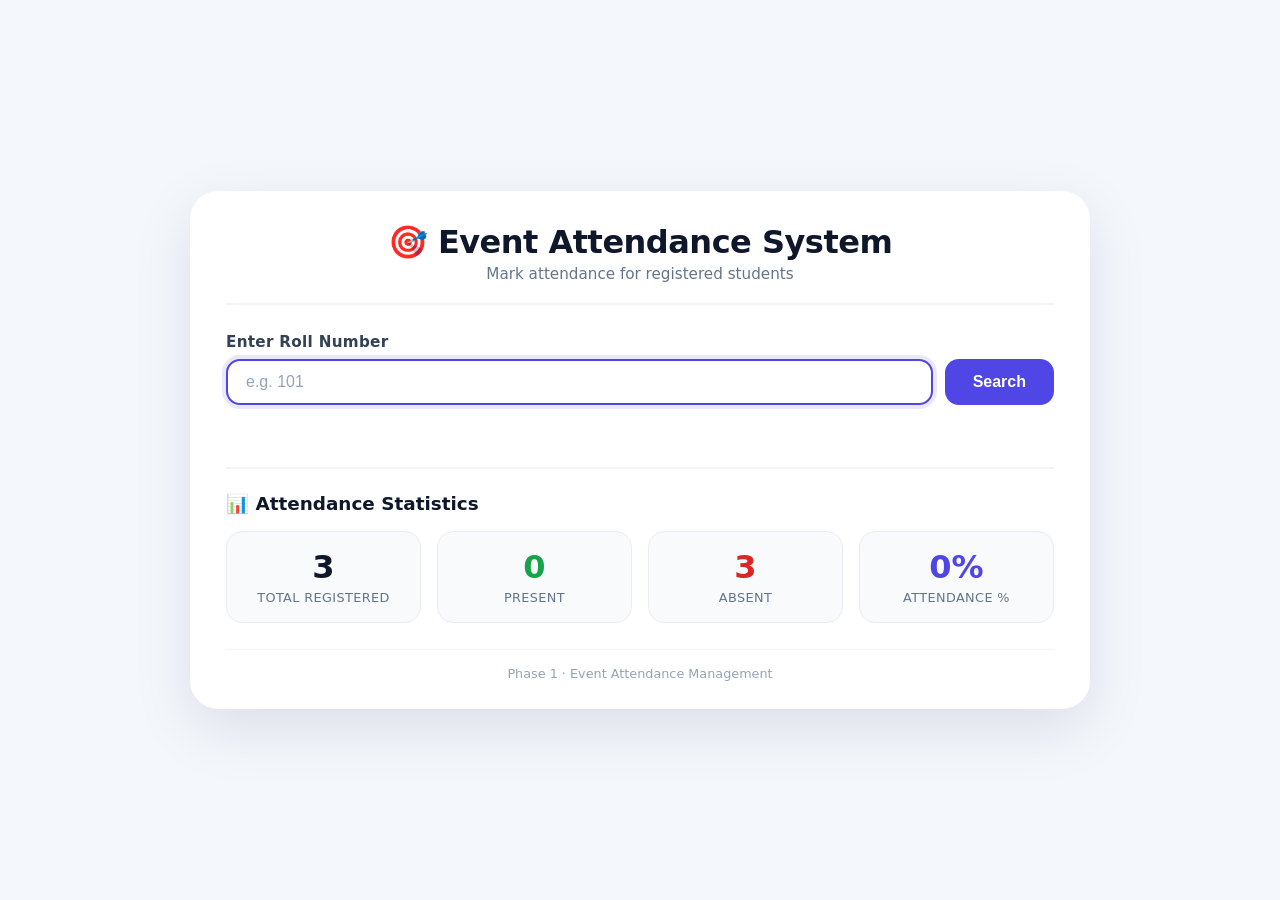
<file: prototype 1/index.html>
<!--
Event Attendance Management System
Developed by Piyush Parshuram Sarnekar
GitHub: https://github.com/piyushdigital
-->


<!DOCTYPE html>
<html lang="en">
<head>
    <meta charset="UTF-8" />
    <meta name="viewport" content="width=device-width, initial-scale=1.0" />
    <title>Event Attendance System</title>
    <link rel="stylesheet" href="style.css" />
</head>
<body>

    <div class="app-wrapper">
        <!-- HEADER -->
        <header class="app-header">
            <h1>🎯 Event Attendance System</h1>
            <p class="subtitle">Mark attendance for registered students</p>
        </header>

        <!-- MAIN CONTENT -->
        <main class="app-main">

            <!-- SEARCH SECTION -->
            <section class="search-section">
                <div class="search-box">
                    <label for="rollInput">Enter Roll Number</label>
                    <div class="search-row">
                        <input
                        type="text"
                        id="rollInput"
                        placeholder="e.g. 101"
                        autocomplete="off"
                        />
                        <button id="searchBtn">Search</button>
                    </div>
                </div>
                <div id="searchFeedback" class="search-feedback"></div>
            </section>

            <!-- STUDENT CARD -->
            <section id="studentCard" class="student-card hidden">
                <div class="card-header">
                    <h2>Student Information</h2>
                    <span id="statusBadge" class="badge">Absent</span>
                </div>
                <div class="card-body">
                    <div class="info-grid">
                        <div class="info-item">
                            <span class="label">Name</span>
                            <span id="studentName" class="value">—</span>
                        </div>
                        <div class="info-item">
                            <span class="label">Roll Number</span>
                            <span id="studentRoll" class="value">—</span>
                        </div>
                        <div class="info-item">
                            <span class="label">Department</span>
                            <span id="studentDept" class="value">—</span>
                        </div>
                        <div class="info-item">
                            <span class="label">Year</span>
                            <span id="studentYear" class="value">—</span>
                        </div>
                        <div class="info-item full-width">
                            <span class="label">Attendance Time</span>
                            <span id="studentTime" class="value">Not marked</span>
                        </div>
                    </div>
                </div>
                <div class="card-actions">
                    <button id="markPresentBtn" class="btn-primary">✅ Mark Present</button>
                </div>
                <div id="attendanceMessage" class="attendance-message"></div>
            </section>

            <!-- STATISTICS DASHBOARD -->
            <section class="stats-section">
                <h2>📊 Attendance Statistics</h2>
                <div class="stats-grid">
                    <div class="stat-card">
                        <span class="stat-number" id="totalCount">0</span>
                        <span class="stat-label">Total Registered</span>
                    </div>
                    <div class="stat-card present">
                        <span class="stat-number" id="presentCount">0</span>
                        <span class="stat-label">Present</span>
                    </div>
                    <div class="stat-card absent">
                        <span class="stat-number" id="absentCount">0</span>
                        <span class="stat-label">Absent</span>
                    </div>
                    <div class="stat-card percentage">
                        <span class="stat-number" id="percentCount">0%</span>
                        <span class="stat-label">Attendance %</span>
                    </div>
                </div>
            </section>

        </main>

        <!-- FOOTER -->
        <footer class="app-footer">
            <p>Phase 1 · Event Attendance Management</p>
        </footer>
    </div>

    <script src="script.js"></script>
</body>
</html>


<!--
Event Attendance Management System
Developed by Piyush Parshuram Sarnekar
GitHub: https://github.com/piyushdigital
-->
</file>
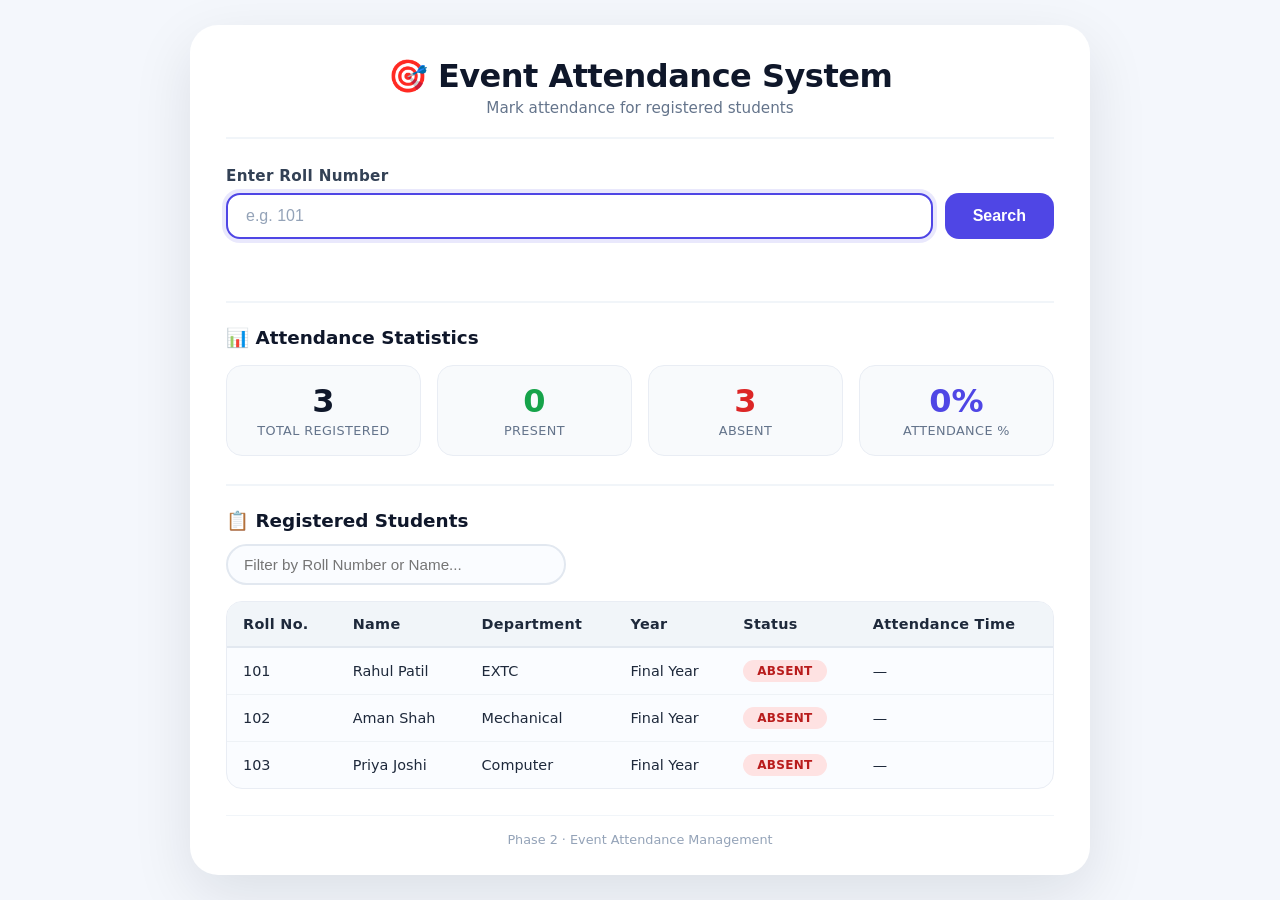
<file: prototype 2/index.html>
<!--
Event Attendance Management System
Developed by Piyush Parshuram Sarnekar
GitHub: https://github.com/piyushdigital
-->

<!-- ========== index.html ========== -->
<!DOCTYPE html>
<html lang="en">
<head>
    <meta charset="UTF-8" />
    <meta name="viewport" content="width=device-width, initial-scale=1.0" />
    <title>Event Attendance System</title>
    <link rel="stylesheet" href="style.css" />
</head>
<body>

    <div class="app-wrapper">
        <!-- HEADER -->
        <header class="app-header">
            <h1>🎯 Event Attendance System</h1>
            <p class="subtitle">Mark attendance for registered students</p>
        </header>

        <!-- MAIN CONTENT -->
        <main class="app-main">

            <!-- SEARCH SECTION -->
            <section class="search-section">
                <div class="search-box">
                    <label for="rollInput">Enter Roll Number</label>
                    <div class="search-row">
                        <input
                        type="text"
                        id="rollInput"
                        placeholder="e.g. 101"
                        autocomplete="off"
                        />
                        <button id="searchBtn">Search</button>
                    </div>
                </div>
                <div id="searchFeedback" class="search-feedback"></div>
            </section>

            <!-- STUDENT CARD -->
            <section id="studentCard" class="student-card hidden">
                <div class="card-header">
                    <h2>Student Information</h2>
                    <span id="statusBadge" class="badge">Absent</span>
                </div>
                <div class="card-body">
                    <div class="info-grid">
                        <div class="info-item">
                            <span class="label">Name</span>
                            <span id="studentName" class="value">—</span>
                        </div>
                        <div class="info-item">
                            <span class="label">Roll Number</span>
                            <span id="studentRoll" class="value">—</span>
                        </div>
                        <div class="info-item">
                            <span class="label">Department</span>
                            <span id="studentDept" class="value">—</span>
                        </div>
                        <div class="info-item">
                            <span class="label">Year</span>
                            <span id="studentYear" class="value">—</span>
                        </div>
                        <div class="info-item full-width">
                            <span class="label">Attendance Time</span>
                            <span id="studentTime" class="value">Not marked</span>
                        </div>
                    </div>
                </div>
                <div class="card-actions">
                    <button id="markPresentBtn" class="btn-primary">✅ Mark Present</button>
                </div>
                <div id="attendanceMessage" class="attendance-message"></div>
            </section>

            <!-- STATISTICS DASHBOARD -->
            <section class="stats-section">
                <h2>📊 Attendance Statistics</h2>
                <div class="stats-grid">
                    <div class="stat-card">
                        <span class="stat-number" id="totalCount">0</span>
                        <span class="stat-label">Total Registered</span>
                    </div>
                    <div class="stat-card present">
                        <span class="stat-number" id="presentCount">0</span>
                        <span class="stat-label">Present</span>
                    </div>
                    <div class="stat-card absent">
                        <span class="stat-number" id="absentCount">0</span>
                        <span class="stat-label">Absent</span>
                    </div>
                    <div class="stat-card percentage">
                        <span class="stat-number" id="percentCount">0%</span>
                        <span class="stat-label">Attendance %</span>
                    </div>
                </div>
            </section>

            <!-- ===== NEW: REGISTERED STUDENTS TABLE ===== -->
            <section class="table-section">
                <h2>📋 Registered Students</h2>
                <div class="table-filter">
                    <input
                        type="text"
                        id="tableFilter"
                        placeholder="Filter by Roll Number or Name..."
                        aria-label="Filter students"
                    />
                </div>
                <div id="studentTableContainer">
                    <!-- Table will be rendered by JavaScript -->
                </div>
            </section>
            <!-- ======================================== -->

        </main>

        <!-- FOOTER -->
        <footer class="app-footer">
            <p>Phase 2 · Event Attendance Management</p>
        </footer>
    </div>

    <script src="script.js"></script>
</body>
</html>

<!--
Event Attendance Management System
Developed by Piyush Parshuram Sarnekar
GitHub: https://github.com/piyushdigital
-->
</file>
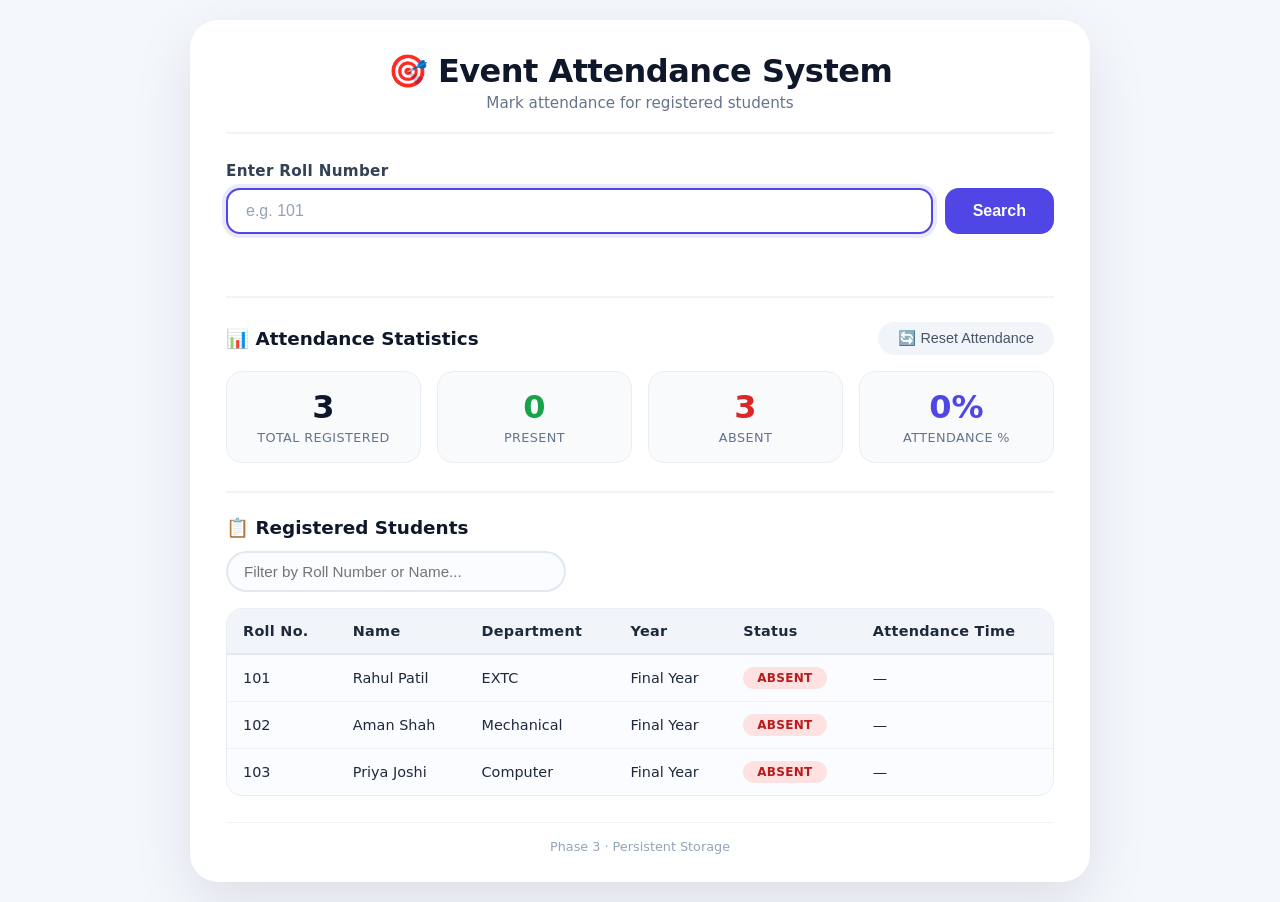
<file: prototype 3/index.html>
<!--
Event Attendance Management System
Developed by Piyush Parshuram Sarnekar
GitHub: https://github.com/piyushdigital
-->

<!-- ========== index.html ========== -->
<!DOCTYPE html>
<html lang="en">
<head>
    <meta charset="UTF-8" />
    <meta name="viewport" content="width=device-width, initial-scale=1.0" />
    <title>Event Attendance System</title>
    <link rel="stylesheet" href="style.css" />
</head>
<body>

    <div class="app-wrapper">
        <!-- HEADER -->
        <header class="app-header">
            <h1>🎯 Event Attendance System</h1>
            <p class="subtitle">Mark attendance for registered students</p>
        </header>

        <!-- MAIN CONTENT -->
        <main class="app-main">

            <!-- SEARCH SECTION -->
            <section class="search-section">
                <div class="search-box">
                    <label for="rollInput">Enter Roll Number</label>
                    <div class="search-row">
                        <input
                        type="text"
                        id="rollInput"
                        placeholder="e.g. 101"
                        autocomplete="off"
                        />
                        <button id="searchBtn">Search</button>
                    </div>
                </div>
                <div id="searchFeedback" class="search-feedback"></div>
            </section>

            <!-- STUDENT CARD -->
            <section id="studentCard" class="student-card hidden">
                <div class="card-header">
                    <h2>Student Information</h2>
                    <span id="statusBadge" class="badge">Absent</span>
                </div>
                <div class="card-body">
                    <div class="info-grid">
                        <div class="info-item">
                            <span class="label">Name</span>
                            <span id="studentName" class="value">—</span>
                        </div>
                        <div class="info-item">
                            <span class="label">Roll Number</span>
                            <span id="studentRoll" class="value">—</span>
                        </div>
                        <div class="info-item">
                            <span class="label">Department</span>
                            <span id="studentDept" class="value">—</span>
                        </div>
                        <div class="info-item">
                            <span class="label">Year</span>
                            <span id="studentYear" class="value">—</span>
                        </div>
                        <div class="info-item full-width">
                            <span class="label">Attendance Time</span>
                            <span id="studentTime" class="value">Not marked</span>
                        </div>
                    </div>
                </div>
                <div class="card-actions">
                    <button id="markPresentBtn" class="btn-primary">✅ Mark Present</button>
                </div>
                <div id="attendanceMessage" class="attendance-message"></div>
            </section>

            <!-- STATISTICS + RESET BUTTON -->
            <section class="stats-section">
                <div class="stats-header">
                    <h2>📊 Attendance Statistics</h2>
                    <button id="resetBtn" class="btn-reset">🔄 Reset Attendance</button>
                </div>
                <div class="stats-grid">
                    <div class="stat-card">
                        <span class="stat-number" id="totalCount">0</span>
                        <span class="stat-label">Total Registered</span>
                    </div>
                    <div class="stat-card present">
                        <span class="stat-number" id="presentCount">0</span>
                        <span class="stat-label">Present</span>
                    </div>
                    <div class="stat-card absent">
                        <span class="stat-number" id="absentCount">0</span>
                        <span class="stat-label">Absent</span>
                    </div>
                    <div class="stat-card percentage">
                        <span class="stat-number" id="percentCount">0%</span>
                        <span class="stat-label">Attendance %</span>
                    </div>
                </div>
            </section>

            <!-- REGISTERED STUDENTS TABLE -->
            <section class="table-section">
                <h2>📋 Registered Students</h2>
                <div class="table-filter">
                    <input
                        type="text"
                        id="tableFilter"
                        placeholder="Filter by Roll Number or Name..."
                        aria-label="Filter students"
                    />
                </div>
                <div id="studentTableContainer">
                    <!-- Table will be rendered by JavaScript -->
                </div>
            </section>

        </main>

        <!-- FOOTER -->
        <footer class="app-footer">
            <p>Phase 3 · Persistent Storage</p>
        </footer>
    </div>

    <script src="script.js"></script>
</body>
</html>

<!--
Event Attendance Management System
Developed by Piyush Parshuram Sarnekar
GitHub: https://github.com/piyushdigital
-->
</file>
<file: prototype 1/style.css>
/*
 * Event Attendance Management System
 * Developed by Piyush Parshuram Sarnekar
 * GitHub: https://github.com/piyushdigital
 */

/* style.css – Event Attendance System */
/* ============================================================ */

/* ----- Reset & Base ----- */
* {
    margin: 0;
    padding: 0;
    box-sizing: border-box;
}

body {
    font-family: 'Segoe UI', Roboto, system-ui, -apple-system, sans-serif;
    background: #f4f7fc;
    min-height: 100vh;
    display: flex;
    align-items: center;
    justify-content: center;
    padding: 20px;
    color: #1e293b;
}

/* ----- App Container ----- */
.app-wrapper {
    max-width: 900px;
    width: 100%;
    background: #ffffff;
    border-radius: 28px;
    box-shadow: 0 20px 60px rgba(0, 20, 40, 0.10);
    padding: 32px 36px 28px;
    transition: box-shadow 0.2s;
}

/* ----- Header ----- */
.app-header {
    text-align: center;
    margin-bottom: 28px;
    border-bottom: 2px solid #f1f5f9;
    padding-bottom: 20px;
}

.app-header h1 {
    font-size: 2rem;
    font-weight: 700;
    letter-spacing: -0.5px;
    color: #0f172a;
    display: flex;
    align-items: center;
    justify-content: center;
    gap: 8px;
}

.app-header .subtitle {
    font-size: 0.95rem;
    color: #64748b;
    margin-top: 4px;
    font-weight: 400;
}

/* ----- Search Section ----- */
.search-section {
    margin-bottom: 28px;
}

.search-box {
    display: flex;
    flex-direction: column;
    gap: 8px;
}

.search-box label {
    font-weight: 600;
    font-size: 0.95rem;
    color: #334155;
    letter-spacing: 0.3px;
}

.search-row {
    display: flex;
    gap: 12px;
    flex-wrap: wrap;
}

#rollInput {
    flex: 1;
    min-width: 180px;
    padding: 12px 18px;
    border: 2px solid #e2e8f0;
    border-radius: 14px;
    font-size: 1rem;
    background: #fafcff;
    transition: border-color 0.25s, box-shadow 0.2s;
    outline: none;
    color: #0f172a;
}

#rollInput:focus {
    border-color: #4f46e5;
    box-shadow: 0 0 0 4px rgba(79, 70, 229, 0.12);
    background: #ffffff;
}

#rollInput::placeholder {
    color: #94a3b8;
    font-weight: 400;
}

#searchBtn {
    padding: 12px 28px;
    background: #4f46e5;
    color: #fff;
    border: none;
    border-radius: 14px;
    font-size: 1rem;
    font-weight: 600;
    cursor: pointer;
    transition: background 0.2s, transform 0.1s;
    display: flex;
    align-items: center;
    gap: 6px;
    white-space: nowrap;
}

#searchBtn:hover {
    background: #4338ca;
}

#searchBtn:active {
    transform: scale(0.97);
}

.search-feedback {
    margin-top: 10px;
    font-size: 0.95rem;
    font-weight: 500;
    min-height: 1.6em;
    color: #475569;
}

.search-feedback.error {
    color: #dc2626;
}

.search-feedback.success {
    color: #16a34a;
}

/* ----- Student Card ----- */
.student-card {
    background: #f8fafc;
    border-radius: 20px;
    padding: 24px 28px 20px;
    margin-bottom: 32px;
    border: 1px solid #e9edf4;
    box-shadow: 0 4px 12px rgba(0, 0, 0, 0.02);
    transition: opacity 0.25s ease, transform 0.25s ease;
}

.student-card.hidden {
    display: none;
}

.card-header {
    display: flex;
    align-items: center;
    justify-content: space-between;
    flex-wrap: wrap;
    gap: 12px;
    margin-bottom: 16px;
}

.card-header h2 {
    font-size: 1.25rem;
    font-weight: 600;
    color: #0f172a;
    margin: 0;
}

.badge {
    padding: 6px 18px;
    border-radius: 40px;
    font-size: 0.8rem;
    font-weight: 600;
    letter-spacing: 0.4px;
    text-transform: uppercase;
    background: #e2e8f0;
    color: #475569;
}

.badge.present {
    background: #dcfce7;
    color: #15803d;
}

.badge.absent {
    background: #fee2e2;
    color: #b91c1c;
}

.card-body {
    margin-bottom: 18px;
}

.info-grid {
    display: grid;
    grid-template-columns: 1fr 1fr;
    gap: 12px 28px;
}

.info-item {
    display: flex;
    flex-direction: column;
    gap: 2px;
}

.info-item.full-width {
    grid-column: 1 / -1;
}

.info-item .label {
    font-size: 0.75rem;
    font-weight: 600;
    text-transform: uppercase;
    letter-spacing: 0.4px;
    color: #64748b;
}

.info-item .value {
    font-size: 1.05rem;
    font-weight: 500;
    color: #0f172a;
    padding: 4px 0;
}

.card-actions {
    display: flex;
    flex-wrap: wrap;
    align-items: center;
    gap: 16px;
    margin-top: 4px;
}

.btn-primary {
    padding: 12px 32px;
    background: #22c55e;
    color: #fff;
    border: none;
    border-radius: 40px;
    font-size: 1rem;
    font-weight: 600;
    cursor: pointer;
    transition: background 0.2s, transform 0.1s, box-shadow 0.2s;
    display: inline-flex;
    align-items: center;
    gap: 8px;
}

.btn-primary:hover {
    background: #16a34a;
    box-shadow: 0 6px 18px rgba(34, 197, 94, 0.30);
}

.btn-primary:active {
    transform: scale(0.97);
}

.btn-primary:disabled {
    background: #94a3b8;
    cursor: not-allowed;
    box-shadow: none;
    opacity: 0.7;
}

.attendance-message {
    margin-top: 14px;
    font-weight: 500;
    font-size: 0.95rem;
    min-height: 1.8em;
    color: #0f172a;
    padding: 8px 14px;
    border-radius: 10px;
    background: #f1f5f9;
}

.attendance-message.success {
    background: #dcfce7;
    color: #15803d;
}

.attendance-message.info {
    background: #dbeafe;
    color: #1d4ed8;
}

.attendance-message.warning {
    background: #fef9c3;
    color: #a16207;
}

/* ----- Statistics ----- */
.stats-section {
    margin-top: 8px;
    border-top: 2px solid #f1f5f9;
    padding-top: 24px;
}

.stats-section h2 {
    font-size: 1.15rem;
    font-weight: 600;
    color: #0f172a;
    margin-bottom: 16px;
}

.stats-grid {
    display: grid;
    grid-template-columns: repeat(4, 1fr);
    gap: 16px;
}

.stat-card {
    background: #f8fafc;
    border-radius: 16px;
    padding: 16px 12px;
    text-align: center;
    border: 1px solid #e9edf4;
    transition: background 0.2s, transform 0.15s;
}

.stat-card:hover {
    background: #f1f5f9;
    transform: translateY(-2px);
}

.stat-number {
    display: block;
    font-size: 2rem;
    font-weight: 700;
    color: #0f172a;
    line-height: 1.2;
}

.stat-label {
    font-size: 0.8rem;
    font-weight: 500;
    color: #64748b;
    text-transform: uppercase;
    letter-spacing: 0.4px;
}

.stat-card.present .stat-number {
    color: #16a34a;
}

.stat-card.absent .stat-number {
    color: #dc2626;
}

.stat-card.percentage .stat-number {
    color: #4f46e5;
}

/* ----- Footer ----- */
.app-footer {
    text-align: center;
    margin-top: 26px;
    padding-top: 16px;
    border-top: 1px solid #f1f5f9;
    font-size: 0.8rem;
    color: #94a3b8;
}

/* ----- Responsive ----- */
@media (max-width: 700px) {
    .app-wrapper {
        padding: 24px 18px 20px;
    }

    .app-header h1 {
        font-size: 1.6rem;
    }

    .stats-grid {
        grid-template-columns: repeat(2, 1fr);
    }

    .info-grid {
        grid-template-columns: 1fr;
        gap: 8px;
    }

    .info-item.full-width {
        grid-column: 1;
    }

    .card-header {
        flex-direction: column;
        align-items: flex-start;
    }

    .search-row {
        flex-direction: column;
    }

    #searchBtn {
        justify-content: center;
    }

    .btn-primary {
        width: 100%;
        justify-content: center;
    }
}

@media (max-width: 450px) {
    .app-wrapper {
        padding: 16px 12px;
        border-radius: 20px;
    }

    .app-header h1 {
        font-size: 1.3rem;
    }

    .stats-grid {
        grid-template-columns: 1fr 1fr;
        gap: 10px;
    }

    .stat-number {
        font-size: 1.5rem;
    }

    .student-card {
        padding: 16px;
    }

    #rollInput {
        min-width: 140px;
    }
}

/*
 * Event Attendance Management System
 * Developed by Piyush Parshuram Sarnekar
 * GitHub: https://github.com/piyushdigital
 */
</file>
<file: prototype 2/style.css>
/*
 * Event Attendance Management System
 * Developed by Piyush Parshuram Sarnekar
 * GitHub: https://github.com/piyushdigital
 */

 
/* ========== style.css ========== */
/* (All previous styles are kept; additions for the table are below) */

/* ----- Existing styles (same as before) ----- */
* {
    margin: 0;
    padding: 0;
    box-sizing: border-box;
}

body {
    font-family: 'Segoe UI', Roboto, system-ui, -apple-system, sans-serif;
    background: #f4f7fc;
    min-height: 100vh;
    display: flex;
    align-items: center;
    justify-content: center;
    padding: 20px;
    color: #1e293b;
}

.app-wrapper {
    max-width: 900px;
    width: 100%;
    background: #ffffff;
    border-radius: 28px;
    box-shadow: 0 20px 60px rgba(0, 20, 40, 0.10);
    padding: 32px 36px 28px;
    transition: box-shadow 0.2s;
}

.app-header {
    text-align: center;
    margin-bottom: 28px;
    border-bottom: 2px solid #f1f5f9;
    padding-bottom: 20px;
}

.app-header h1 {
    font-size: 2rem;
    font-weight: 700;
    letter-spacing: -0.5px;
    color: #0f172a;
    display: flex;
    align-items: center;
    justify-content: center;
    gap: 8px;
}

.app-header .subtitle {
    font-size: 0.95rem;
    color: #64748b;
    margin-top: 4px;
    font-weight: 400;
}

.search-section {
    margin-bottom: 28px;
}

.search-box {
    display: flex;
    flex-direction: column;
    gap: 8px;
}

.search-box label {
    font-weight: 600;
    font-size: 0.95rem;
    color: #334155;
    letter-spacing: 0.3px;
}

.search-row {
    display: flex;
    gap: 12px;
    flex-wrap: wrap;
}

#rollInput {
    flex: 1;
    min-width: 180px;
    padding: 12px 18px;
    border: 2px solid #e2e8f0;
    border-radius: 14px;
    font-size: 1rem;
    background: #fafcff;
    transition: border-color 0.25s, box-shadow 0.2s;
    outline: none;
    color: #0f172a;
}

#rollInput:focus {
    border-color: #4f46e5;
    box-shadow: 0 0 0 4px rgba(79, 70, 229, 0.12);
    background: #ffffff;
}

#rollInput::placeholder {
    color: #94a3b8;
    font-weight: 400;
}

#searchBtn {
    padding: 12px 28px;
    background: #4f46e5;
    color: #fff;
    border: none;
    border-radius: 14px;
    font-size: 1rem;
    font-weight: 600;
    cursor: pointer;
    transition: background 0.2s, transform 0.1s;
    display: flex;
    align-items: center;
    gap: 6px;
    white-space: nowrap;
}

#searchBtn:hover {
    background: #4338ca;
}

#searchBtn:active {
    transform: scale(0.97);
}

.search-feedback {
    margin-top: 10px;
    font-size: 0.95rem;
    font-weight: 500;
    min-height: 1.6em;
    color: #475569;
}

.search-feedback.error {
    color: #dc2626;
}

.search-feedback.success {
    color: #16a34a;
}

.student-card {
    background: #f8fafc;
    border-radius: 20px;
    padding: 24px 28px 20px;
    margin-bottom: 32px;
    border: 1px solid #e9edf4;
    box-shadow: 0 4px 12px rgba(0, 0, 0, 0.02);
    transition: opacity 0.25s ease, transform 0.25s ease;
}

.student-card.hidden {
    display: none;
}

.card-header {
    display: flex;
    align-items: center;
    justify-content: space-between;
    flex-wrap: wrap;
    gap: 12px;
    margin-bottom: 16px;
}

.card-header h2 {
    font-size: 1.25rem;
    font-weight: 600;
    color: #0f172a;
    margin: 0;
}

.badge {
    padding: 6px 18px;
    border-radius: 40px;
    font-size: 0.8rem;
    font-weight: 600;
    letter-spacing: 0.4px;
    text-transform: uppercase;
    background: #e2e8f0;
    color: #475569;
}

.badge.present {
    background: #dcfce7;
    color: #15803d;
}

.badge.absent {
    background: #fee2e2;
    color: #b91c1c;
}

.card-body {
    margin-bottom: 18px;
}

.info-grid {
    display: grid;
    grid-template-columns: 1fr 1fr;
    gap: 12px 28px;
}

.info-item {
    display: flex;
    flex-direction: column;
    gap: 2px;
}

.info-item.full-width {
    grid-column: 1 / -1;
}

.info-item .label {
    font-size: 0.75rem;
    font-weight: 600;
    text-transform: uppercase;
    letter-spacing: 0.4px;
    color: #64748b;
}

.info-item .value {
    font-size: 1.05rem;
    font-weight: 500;
    color: #0f172a;
    padding: 4px 0;
}

.card-actions {
    display: flex;
    flex-wrap: wrap;
    align-items: center;
    gap: 16px;
    margin-top: 4px;
}

.btn-primary {
    padding: 12px 32px;
    background: #22c55e;
    color: #fff;
    border: none;
    border-radius: 40px;
    font-size: 1rem;
    font-weight: 600;
    cursor: pointer;
    transition: background 0.2s, transform 0.1s, box-shadow 0.2s;
    display: inline-flex;
    align-items: center;
    gap: 8px;
}

.btn-primary:hover {
    background: #16a34a;
    box-shadow: 0 6px 18px rgba(34, 197, 94, 0.30);
}

.btn-primary:active {
    transform: scale(0.97);
}

.btn-primary:disabled {
    background: #94a3b8;
    cursor: not-allowed;
    box-shadow: none;
    opacity: 0.7;
}

.attendance-message {
    margin-top: 14px;
    font-weight: 500;
    font-size: 0.95rem;
    min-height: 1.8em;
    color: #0f172a;
    padding: 8px 14px;
    border-radius: 10px;
    background: #f1f5f9;
}

.attendance-message.success {
    background: #dcfce7;
    color: #15803d;
}

.attendance-message.info {
    background: #dbeafe;
    color: #1d4ed8;
}

.attendance-message.warning {
    background: #fef9c3;
    color: #a16207;
}

.stats-section {
    margin-top: 8px;
    border-top: 2px solid #f1f5f9;
    padding-top: 24px;
}

.stats-section h2 {
    font-size: 1.15rem;
    font-weight: 600;
    color: #0f172a;
    margin-bottom: 16px;
}

.stats-grid {
    display: grid;
    grid-template-columns: repeat(4, 1fr);
    gap: 16px;
}

.stat-card {
    background: #f8fafc;
    border-radius: 16px;
    padding: 16px 12px;
    text-align: center;
    border: 1px solid #e9edf4;
    transition: background 0.2s, transform 0.15s;
}

.stat-card:hover {
    background: #f1f5f9;
    transform: translateY(-2px);
}

.stat-number {
    display: block;
    font-size: 2rem;
    font-weight: 700;
    color: #0f172a;
    line-height: 1.2;
}

.stat-label {
    font-size: 0.8rem;
    font-weight: 500;
    color: #64748b;
    text-transform: uppercase;
    letter-spacing: 0.4px;
}

.stat-card.present .stat-number {
    color: #16a34a;
}

.stat-card.absent .stat-number {
    color: #dc2626;
}

.stat-card.percentage .stat-number {
    color: #4f46e5;
}

.app-footer {
    text-align: center;
    margin-top: 26px;
    padding-top: 16px;
    border-top: 1px solid #f1f5f9;
    font-size: 0.8rem;
    color: #94a3b8;
}

/* ===== NEW STYLES FOR TABLE SECTION ===== */
.table-section {
    margin-top: 28px;
    border-top: 2px solid #f1f5f9;
    padding-top: 24px;
}

.table-section h2 {
    font-size: 1.15rem;
    font-weight: 600;
    color: #0f172a;
    margin-bottom: 12px;
}

.table-filter {
    margin-bottom: 16px;
}

#tableFilter {
    width: 100%;
    max-width: 340px;
    padding: 10px 16px;
    border: 2px solid #e2e8f0;
    border-radius: 40px;
    font-size: 0.95rem;
    background: #fafcff;
    transition: border-color 0.25s, box-shadow 0.2s;
    outline: none;
}

#tableFilter:focus {
    border-color: #4f46e5;
    box-shadow: 0 0 0 4px rgba(79, 70, 229, 0.10);
    background: #ffffff;
}

#studentTableContainer {
    overflow-x: auto;
    border-radius: 16px;
    border: 1px solid #e9edf4;
    background: #fafcff;
}

.student-table {
    width: 100%;
    border-collapse: collapse;
    font-size: 0.9rem;
    min-width: 500px;
}

.student-table thead {
    background: #f1f5f9;
    border-bottom: 2px solid #e2e8f0;
}

.student-table th {
    padding: 14px 16px;
    text-align: left;
    font-weight: 600;
    color: #1e293b;
    letter-spacing: 0.3px;
    white-space: nowrap;
}

.student-table td {
    padding: 12px 16px;
    border-bottom: 1px solid #eef2f6;
    vertical-align: middle;
}

.student-table tbody tr:last-child td {
    border-bottom: none;
}

.student-table tbody tr:hover {
    background: #f8fafc;
}

.status-badge-table {
    display: inline-block;
    padding: 4px 14px;
    border-radius: 40px;
    font-size: 0.75rem;
    font-weight: 600;
    text-transform: uppercase;
    letter-spacing: 0.3px;
}

.status-badge-table.present {
    background: #dcfce7;
    color: #15803d;
}

.status-badge-table.absent {
    background: #fee2e2;
    color: #b91c1c;
}

.no-students-msg {
    padding: 30px 20px;
    text-align: center;
    color: #64748b;
    font-size: 1rem;
}

/* ----- Responsive tweaks for table ----- */
@media (max-width: 700px) {
    .app-wrapper {
        padding: 24px 18px 20px;
    }

    .app-header h1 {
        font-size: 1.6rem;
    }

    .stats-grid {
        grid-template-columns: repeat(2, 1fr);
    }

    .info-grid {
        grid-template-columns: 1fr;
        gap: 8px;
    }

    .info-item.full-width {
        grid-column: 1;
    }

    .card-header {
        flex-direction: column;
        align-items: flex-start;
    }

    .search-row {
        flex-direction: column;
    }

    #searchBtn {
        justify-content: center;
    }

    .btn-primary {
        width: 100%;
        justify-content: center;
    }

    .student-table {
        font-size: 0.8rem;
        min-width: 400px;
    }

    .student-table th,
    .student-table td {
        padding: 10px 12px;
    }

    #tableFilter {
        max-width: 100%;
    }
}

@media (max-width: 450px) {
    .app-wrapper {
        padding: 16px 12px;
        border-radius: 20px;
    }

    .app-header h1 {
        font-size: 1.3rem;
    }

    .stats-grid {
        grid-template-columns: 1fr 1fr;
        gap: 10px;
    }

    .stat-number {
        font-size: 1.5rem;
    }

    .student-card {
        padding: 16px;
    }

    #rollInput {
        min-width: 140px;
    }

    .student-table {
        font-size: 0.7rem;
        min-width: 300px;
    }

    .student-table th,
    .student-table td {
        padding: 8px 8px;
    }
}
</file>
<file: prototype 3/style.css>
/*
 * Event Attendance Management System
 * Developed by Piyush Parshuram Sarnekar
 * GitHub: https://github.com/piyushdigital
 */

/* ========== style.css ========== */
/* (All previous styles are kept; additions for the reset button are below) */

* {
    margin: 0;
    padding: 0;
    box-sizing: border-box;
}

body {
    font-family: 'Segoe UI', Roboto, system-ui, -apple-system, sans-serif;
    background: #f4f7fc;
    min-height: 100vh;
    display: flex;
    align-items: center;
    justify-content: center;
    padding: 20px;
    color: #1e293b;
}

.app-wrapper {
    max-width: 900px;
    width: 100%;
    background: #ffffff;
    border-radius: 28px;
    box-shadow: 0 20px 60px rgba(0, 20, 40, 0.10);
    padding: 32px 36px 28px;
    transition: box-shadow 0.2s;
}

.app-header {
    text-align: center;
    margin-bottom: 28px;
    border-bottom: 2px solid #f1f5f9;
    padding-bottom: 20px;
}

.app-header h1 {
    font-size: 2rem;
    font-weight: 700;
    letter-spacing: -0.5px;
    color: #0f172a;
    display: flex;
    align-items: center;
    justify-content: center;
    gap: 8px;
}

.app-header .subtitle {
    font-size: 0.95rem;
    color: #64748b;
    margin-top: 4px;
    font-weight: 400;
}

.search-section {
    margin-bottom: 28px;
}

.search-box {
    display: flex;
    flex-direction: column;
    gap: 8px;
}

.search-box label {
    font-weight: 600;
    font-size: 0.95rem;
    color: #334155;
    letter-spacing: 0.3px;
}

.search-row {
    display: flex;
    gap: 12px;
    flex-wrap: wrap;
}

#rollInput {
    flex: 1;
    min-width: 180px;
    padding: 12px 18px;
    border: 2px solid #e2e8f0;
    border-radius: 14px;
    font-size: 1rem;
    background: #fafcff;
    transition: border-color 0.25s, box-shadow 0.2s;
    outline: none;
    color: #0f172a;
}

#rollInput:focus {
    border-color: #4f46e5;
    box-shadow: 0 0 0 4px rgba(79, 70, 229, 0.12);
    background: #ffffff;
}

#rollInput::placeholder {
    color: #94a3b8;
    font-weight: 400;
}

#searchBtn {
    padding: 12px 28px;
    background: #4f46e5;
    color: #fff;
    border: none;
    border-radius: 14px;
    font-size: 1rem;
    font-weight: 600;
    cursor: pointer;
    transition: background 0.2s, transform 0.1s;
    display: flex;
    align-items: center;
    gap: 6px;
    white-space: nowrap;
}

#searchBtn:hover {
    background: #4338ca;
}

#searchBtn:active {
    transform: scale(0.97);
}

.search-feedback {
    margin-top: 10px;
    font-size: 0.95rem;
    font-weight: 500;
    min-height: 1.6em;
    color: #475569;
}

.search-feedback.error {
    color: #dc2626;
}

.search-feedback.success {
    color: #16a34a;
}

.student-card {
    background: #f8fafc;
    border-radius: 20px;
    padding: 24px 28px 20px;
    margin-bottom: 32px;
    border: 1px solid #e9edf4;
    box-shadow: 0 4px 12px rgba(0, 0, 0, 0.02);
    transition: opacity 0.25s ease, transform 0.25s ease;
}

.student-card.hidden {
    display: none;
}

.card-header {
    display: flex;
    align-items: center;
    justify-content: space-between;
    flex-wrap: wrap;
    gap: 12px;
    margin-bottom: 16px;
}

.card-header h2 {
    font-size: 1.25rem;
    font-weight: 600;
    color: #0f172a;
    margin: 0;
}

.badge {
    padding: 6px 18px;
    border-radius: 40px;
    font-size: 0.8rem;
    font-weight: 600;
    letter-spacing: 0.4px;
    text-transform: uppercase;
    background: #e2e8f0;
    color: #475569;
}

.badge.present {
    background: #dcfce7;
    color: #15803d;
}

.badge.absent {
    background: #fee2e2;
    color: #b91c1c;
}

.card-body {
    margin-bottom: 18px;
}

.info-grid {
    display: grid;
    grid-template-columns: 1fr 1fr;
    gap: 12px 28px;
}

.info-item {
    display: flex;
    flex-direction: column;
    gap: 2px;
}

.info-item.full-width {
    grid-column: 1 / -1;
}

.info-item .label {
    font-size: 0.75rem;
    font-weight: 600;
    text-transform: uppercase;
    letter-spacing: 0.4px;
    color: #64748b;
}

.info-item .value {
    font-size: 1.05rem;
    font-weight: 500;
    color: #0f172a;
    padding: 4px 0;
}

.card-actions {
    display: flex;
    flex-wrap: wrap;
    align-items: center;
    gap: 16px;
    margin-top: 4px;
}

.btn-primary {
    padding: 12px 32px;
    background: #22c55e;
    color: #fff;
    border: none;
    border-radius: 40px;
    font-size: 1rem;
    font-weight: 600;
    cursor: pointer;
    transition: background 0.2s, transform 0.1s, box-shadow 0.2s;
    display: inline-flex;
    align-items: center;
    gap: 8px;
}

.btn-primary:hover {
    background: #16a34a;
    box-shadow: 0 6px 18px rgba(34, 197, 94, 0.30);
}

.btn-primary:active {
    transform: scale(0.97);
}

.btn-primary:disabled {
    background: #94a3b8;
    cursor: not-allowed;
    box-shadow: none;
    opacity: 0.7;
}

.attendance-message {
    margin-top: 14px;
    font-weight: 500;
    font-size: 0.95rem;
    min-height: 1.8em;
    color: #0f172a;
    padding: 8px 14px;
    border-radius: 10px;
    background: #f1f5f9;
}

.attendance-message.success {
    background: #dcfce7;
    color: #15803d;
}

.attendance-message.info {
    background: #dbeafe;
    color: #1d4ed8;
}

.attendance-message.warning {
    background: #fef9c3;
    color: #a16207;
}

.stats-section {
    margin-top: 8px;
    border-top: 2px solid #f1f5f9;
    padding-top: 24px;
}

.stats-header {
    display: flex;
    flex-wrap: wrap;
    align-items: center;
    justify-content: space-between;
    margin-bottom: 16px;
}

.stats-header h2 {
    font-size: 1.15rem;
    font-weight: 600;
    color: #0f172a;
    margin: 0;
}

.btn-reset {
    background: #f1f5f9;
    border: none;
    padding: 8px 20px;
    border-radius: 40px;
    font-size: 0.9rem;
    font-weight: 500;
    color: #475569;
    cursor: pointer;
    transition: background 0.2s, color 0.2s, transform 0.1s;
    display: inline-flex;
    align-items: center;
    gap: 6px;
}

.btn-reset:hover {
    background: #fee2e2;
    color: #b91c1c;
}

.btn-reset:active {
    transform: scale(0.96);
}

.stats-grid {
    display: grid;
    grid-template-columns: repeat(4, 1fr);
    gap: 16px;
}

.stat-card {
    background: #f8fafc;
    border-radius: 16px;
    padding: 16px 12px;
    text-align: center;
    border: 1px solid #e9edf4;
    transition: background 0.2s, transform 0.15s;
}

.stat-card:hover {
    background: #f1f5f9;
    transform: translateY(-2px);
}

.stat-number {
    display: block;
    font-size: 2rem;
    font-weight: 700;
    color: #0f172a;
    line-height: 1.2;
}

.stat-label {
    font-size: 0.8rem;
    font-weight: 500;
    color: #64748b;
    text-transform: uppercase;
    letter-spacing: 0.4px;
}

.stat-card.present .stat-number {
    color: #16a34a;
}

.stat-card.absent .stat-number {
    color: #dc2626;
}

.stat-card.percentage .stat-number {
    color: #4f46e5;
}

.app-footer {
    text-align: center;
    margin-top: 26px;
    padding-top: 16px;
    border-top: 1px solid #f1f5f9;
    font-size: 0.8rem;
    color: #94a3b8;
}

/* ===== TABLE SECTION (unchanged from Phase 2) ===== */
.table-section {
    margin-top: 28px;
    border-top: 2px solid #f1f5f9;
    padding-top: 24px;
}

.table-section h2 {
    font-size: 1.15rem;
    font-weight: 600;
    color: #0f172a;
    margin-bottom: 12px;
}

.table-filter {
    margin-bottom: 16px;
}

#tableFilter {
    width: 100%;
    max-width: 340px;
    padding: 10px 16px;
    border: 2px solid #e2e8f0;
    border-radius: 40px;
    font-size: 0.95rem;
    background: #fafcff;
    transition: border-color 0.25s, box-shadow 0.2s;
    outline: none;
}

#tableFilter:focus {
    border-color: #4f46e5;
    box-shadow: 0 0 0 4px rgba(79, 70, 229, 0.10);
    background: #ffffff;
}

#studentTableContainer {
    overflow-x: auto;
    border-radius: 16px;
    border: 1px solid #e9edf4;
    background: #fafcff;
}

.student-table {
    width: 100%;
    border-collapse: collapse;
    font-size: 0.9rem;
    min-width: 500px;
}

.student-table thead {
    background: #f1f5f9;
    border-bottom: 2px solid #e2e8f0;
}

.student-table th {
    padding: 14px 16px;
    text-align: left;
    font-weight: 600;
    color: #1e293b;
    letter-spacing: 0.3px;
    white-space: nowrap;
}

.student-table td {
    padding: 12px 16px;
    border-bottom: 1px solid #eef2f6;
    vertical-align: middle;
}

.student-table tbody tr:last-child td {
    border-bottom: none;
}

.student-table tbody tr:hover {
    background: #f8fafc;
}

.status-badge-table {
    display: inline-block;
    padding: 4px 14px;
    border-radius: 40px;
    font-size: 0.75rem;
    font-weight: 600;
    text-transform: uppercase;
    letter-spacing: 0.3px;
}

.status-badge-table.present {
    background: #dcfce7;
    color: #15803d;
}

.status-badge-table.absent {
    background: #fee2e2;
    color: #b91c1c;
}

.no-students-msg {
    padding: 30px 20px;
    text-align: center;
    color: #64748b;
    font-size: 1rem;
}

/* ----- Responsive tweaks ----- */
@media (max-width: 700px) {
    .app-wrapper {
        padding: 24px 18px 20px;
    }

    .app-header h1 {
        font-size: 1.6rem;
    }

    .stats-grid {
        grid-template-columns: repeat(2, 1fr);
    }

    .info-grid {
        grid-template-columns: 1fr;
        gap: 8px;
    }

    .info-item.full-width {
        grid-column: 1;
    }

    .card-header {
        flex-direction: column;
        align-items: flex-start;
    }

    .search-row {
        flex-direction: column;
    }

    #searchBtn {
        justify-content: center;
    }

    .btn-primary {
        width: 100%;
        justify-content: center;
    }

    .student-table {
        font-size: 0.8rem;
        min-width: 400px;
    }

    .student-table th,
    .student-table td {
        padding: 10px 12px;
    }

    #tableFilter {
        max-width: 100%;
    }

    .stats-header {
        flex-direction: column;
        align-items: stretch;
        gap: 10px;
    }

    .btn-reset {
        justify-content: center;
    }
}

@media (max-width: 450px) {
    .app-wrapper {
        padding: 16px 12px;
        border-radius: 20px;
    }

    .app-header h1 {
        font-size: 1.3rem;
    }

    .stats-grid {
        grid-template-columns: 1fr 1fr;
        gap: 10px;
    }

    .stat-number {
        font-size: 1.5rem;
    }

    .student-card {
        padding: 16px;
    }

    #rollInput {
        min-width: 140px;
    }

    .student-table {
        font-size: 0.7rem;
        min-width: 300px;
    }

    .student-table th,
    .student-table td {
        padding: 8px 8px;
    }
}


/*
 * Event Attendance Management System
 * Developed by Piyush Parshuram Sarnekar
 * GitHub: https://github.com/piyushdigital
 */
</file>
